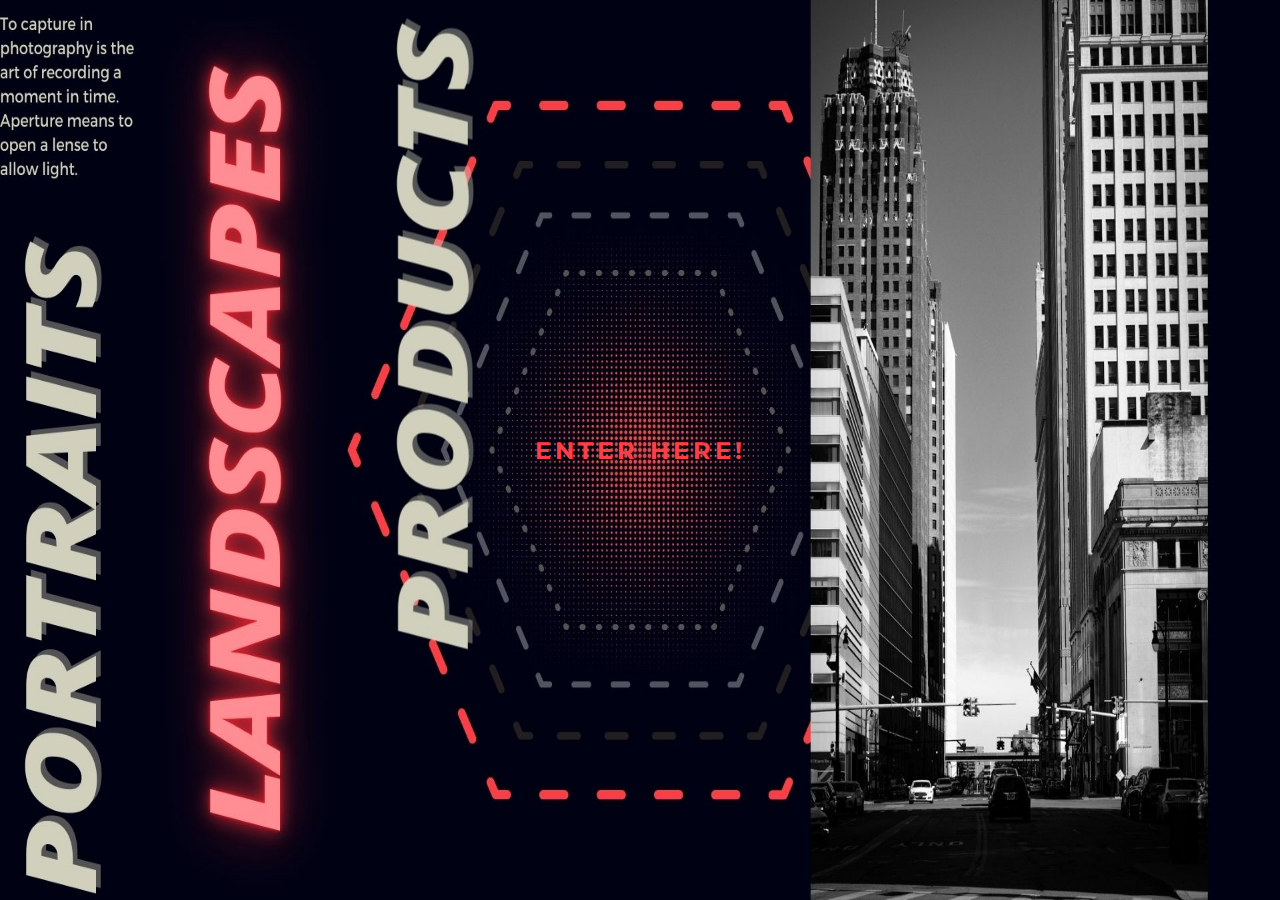
<file: index.html>
<!DOCTYPE html>
<html lang="en">
<meta charset="UTF-8">


<head>
    <meta name="viewport" content="width=device-width, initial-scale=1">
    <title>Caperture Pix</title>
    <link rel="stylesheet" type="text/css" href="CapertureIntro.css" />
    <link rel="preconnect" href="https://fonts.googleapis.com">
    <link rel="preconnect" href="https://fonts.gstatic.com" crossorigin>
    <link href="https://fonts.googleapis.com/css2?family=Bebas+Neue&display=swap" rel="stylesheet">
    <link rel="preconnect" href="https://fonts.googleapis.com">
    <link rel="preconnect" href="https://fonts.gstatic.com" crossorigin>
    <link href="https://fonts.googleapis.com/css2?family=Montserrat:wght@200&display=swap" rel="stylesheet">
    <meta name="description" content="Enter to see a gallery of photos.">
    <meta name="author" content="Courtney Cook">


    <!-- Twitter Card data -->
    <meta name="twitter:card" value="summary">
    <!-- Open Graph data -->

    <meta property="og:title" content="Title Here" />
    <meta property="og:type" content="website" />
    <meta property="og:url" content="http://www.example.com/" />
    <meta property="og:image" content="http://example.com/image.jpg" />
    <meta property="og:description" content="Description Here" />

</head>

<body>
    <a href="capertureHome.html">
        <span></span>
        <span></span>
        <span></span>
        <span></span> Enter Here!
    </a>



</body>

</html>
</file>
<file: CapertureIntro.css>
* {
    padding: 0;
    margin: 0;
}

body {
    background-image: url("img/PORTRAIT.jpg");
    background-size: 100% 100%;
    background-repeat: no-repeat;
    display: flex;
    justify-content: center;
    align-items: center;
    min-height: 100vh;
    font-family: 'Montserrat', sans-serif;
    font-weight: bold;
}

a {
    position: relative;
    display: inline-block;
    padding: 15px 30px;
    color: #fe3e47;
    text-transform: uppercase;
    letter-spacing: 4px;
    text-decoration: none;
    font-size: 24px;
    overflow: hidden;
    transition: 0.2s;
}

a:hover {
    color: #d0d0bc;
    /* color: #fd394e; */
    background: #fe3e47;
    box-shadow: 0 0 10px #fe3e47, 0 0 40px #fe3e47, 0 0 80px #fe3e47;
    transition-delay: 1s;
}

a span {
    position: absolute;
    display: block;
}

a span:nth-child(1) {
    top: 0;
    left: -100%;
    width: 100%;
    height: 2px;
    background: linear-gradient(90deg, transparent, #fe3e47);
}

a:hover span:nth-child(1) {
    left: 100%;
    transition: 1s;
}

a span:nth-child(3) {
    bottom: 0;
    right: -100%;
    width: 100%;
    height: 2px;
    background: linear-gradient(270deg, transparent, #fe3e47);
}

a:hover span:nth-child(3) {
    right: 100%;
    transition: 1s;
    transition-delay: 0.5s;
}

a span:nth-child(2) {
    top: -100%;
    right: 0;
    width: 2px;
    height: 100%;
    background: linear-gradient(180deg, transparent, #fe3e47);
}

a:hover span:nth-child(2) {
    top: 100%;
    transition: 1s;
    transition-delay: 0.25s;
}

a span:nth-child(4) {
    bottom: -100%;
    left: 0;
    width: 2px;
    height: 100%;
    background: linear-gradient(360deg, transparent, #fe3e47);
}

a:hover span:nth-child(4) {
    bottom: 100%;
    transition: 1s;
    transition-delay: 0.75s;
}
</file>
